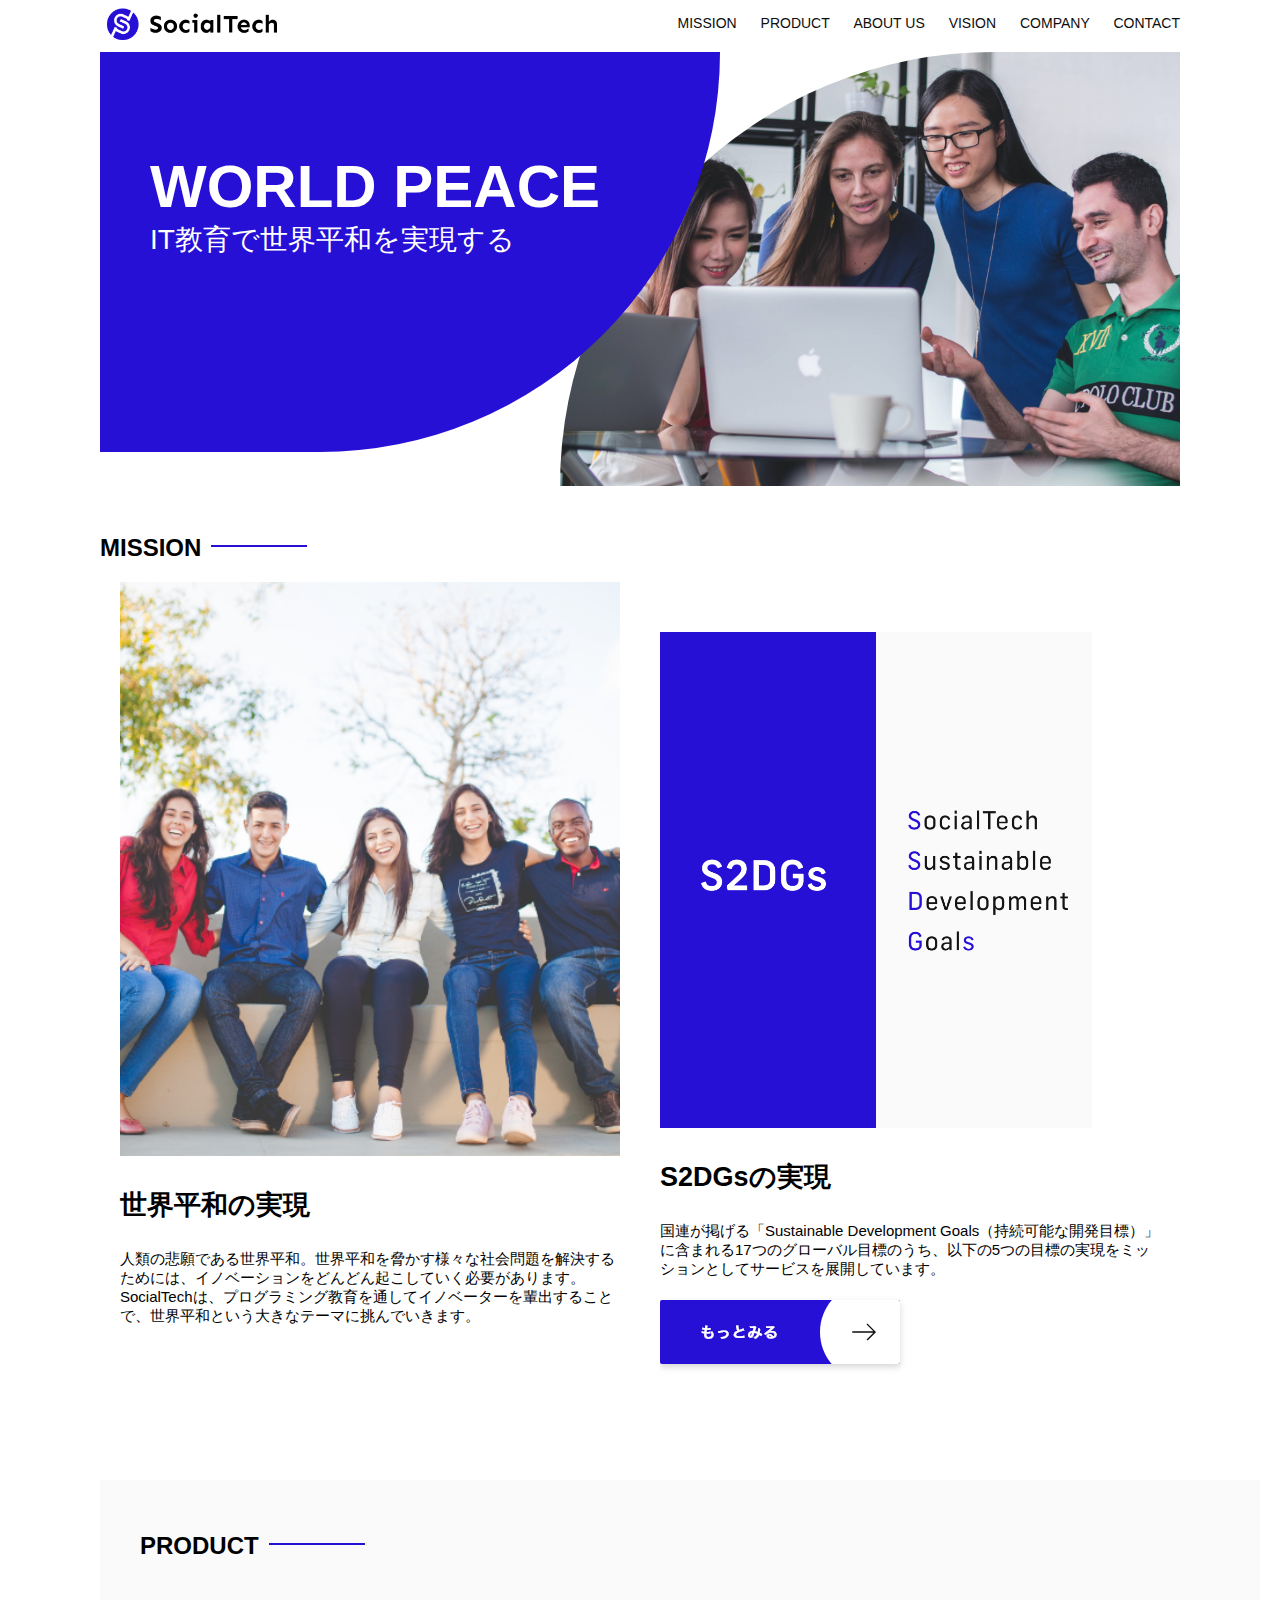
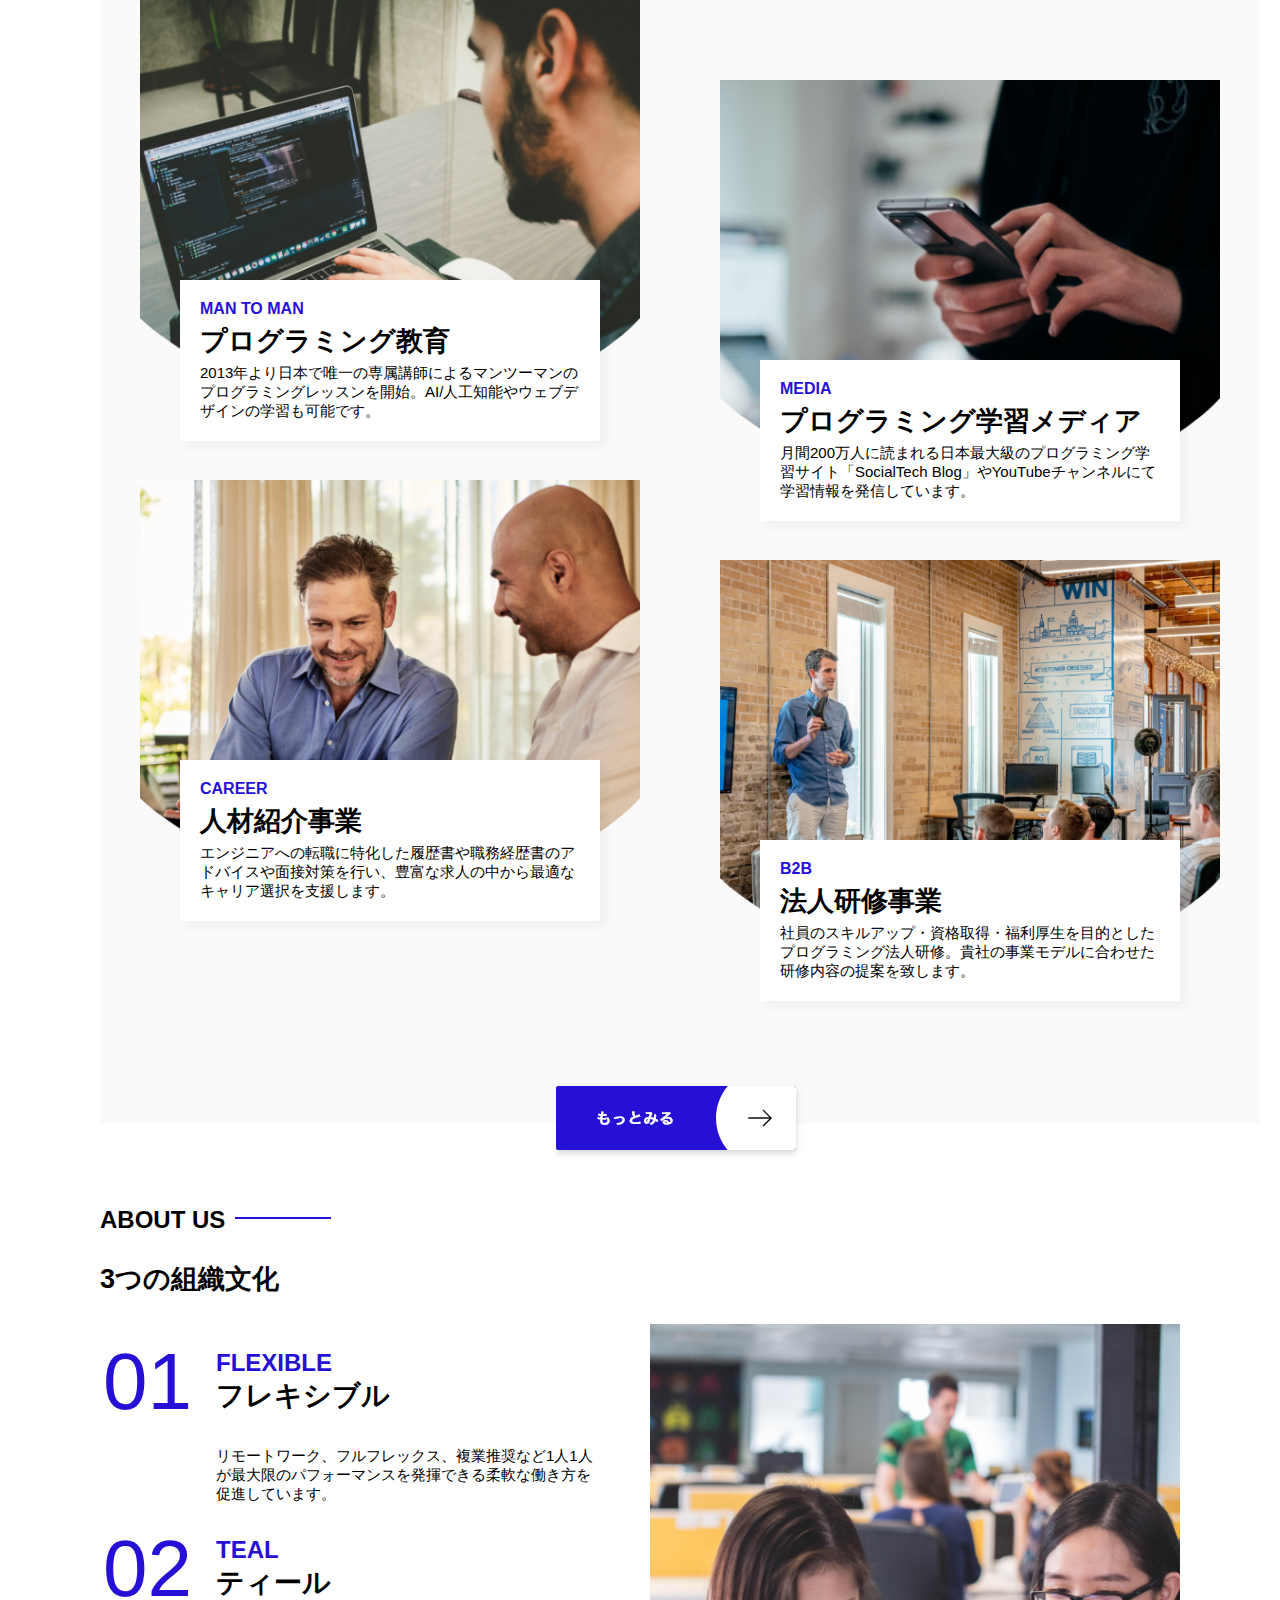
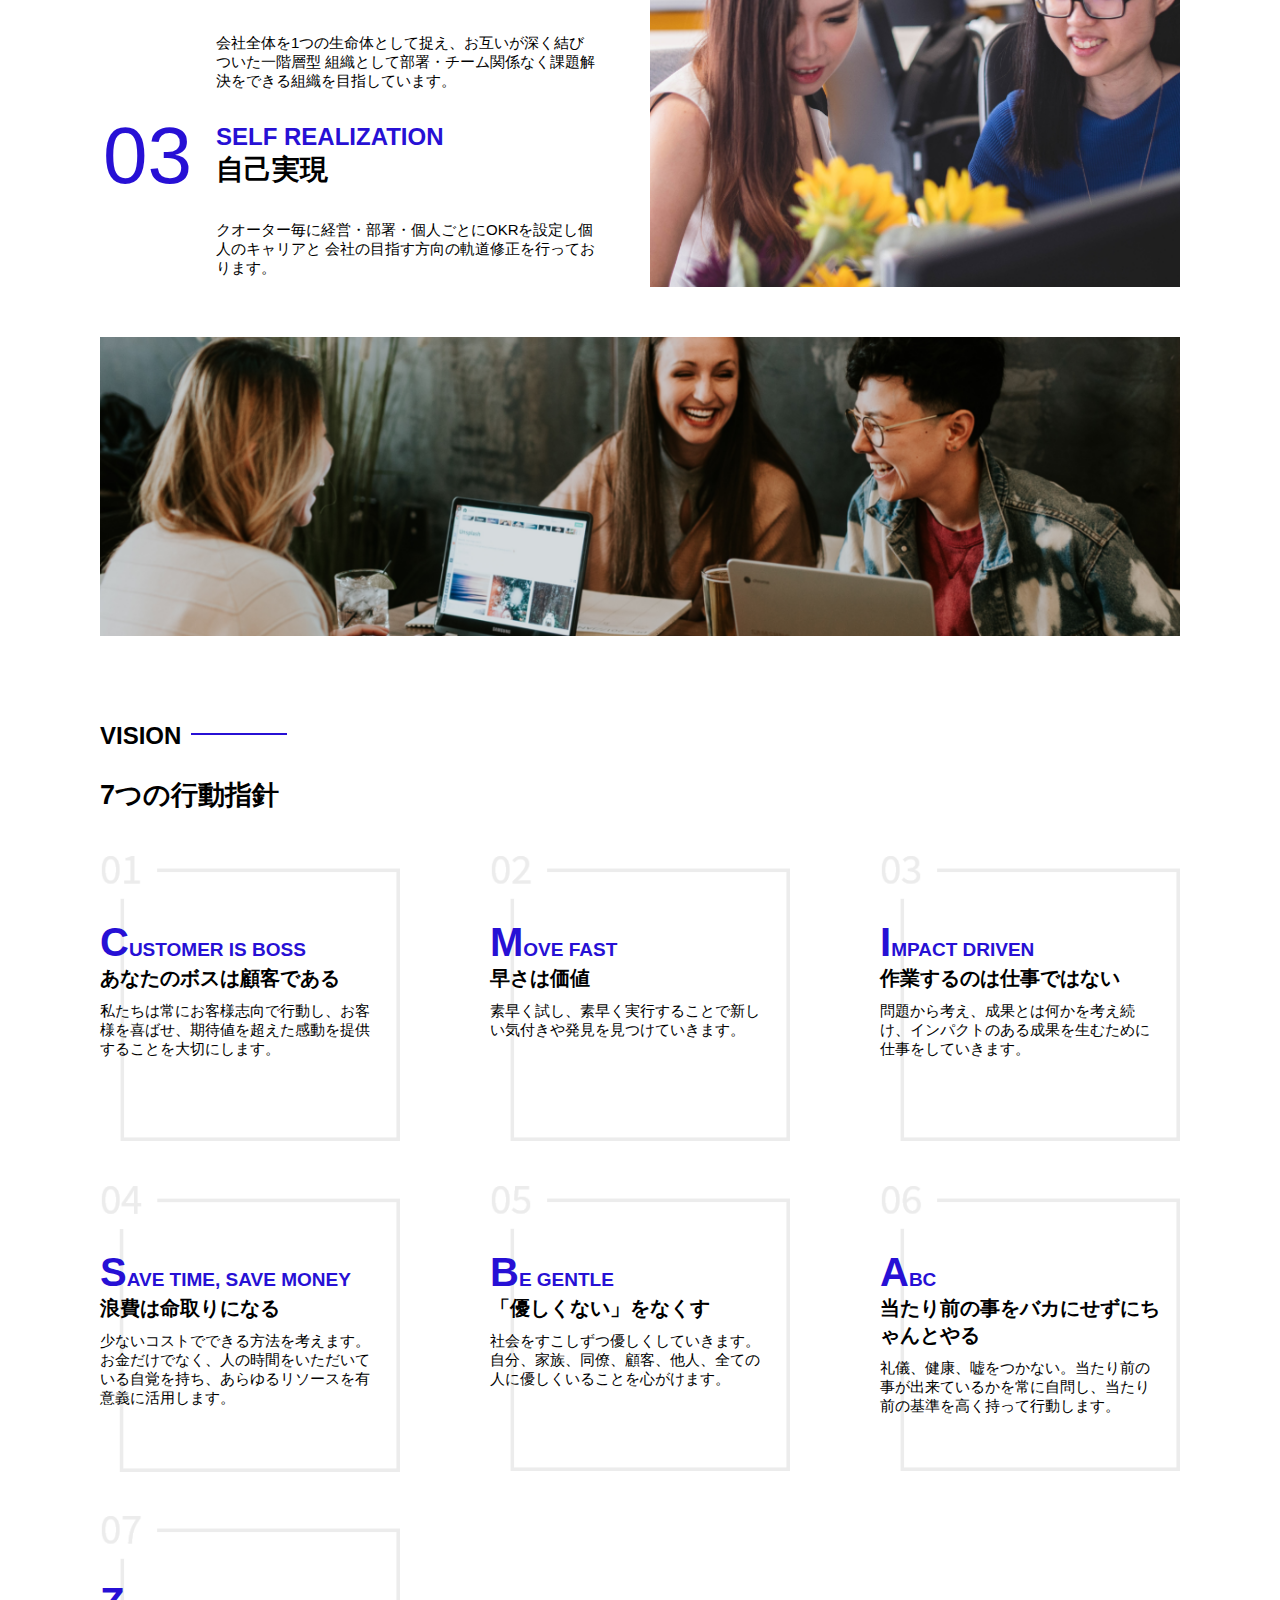
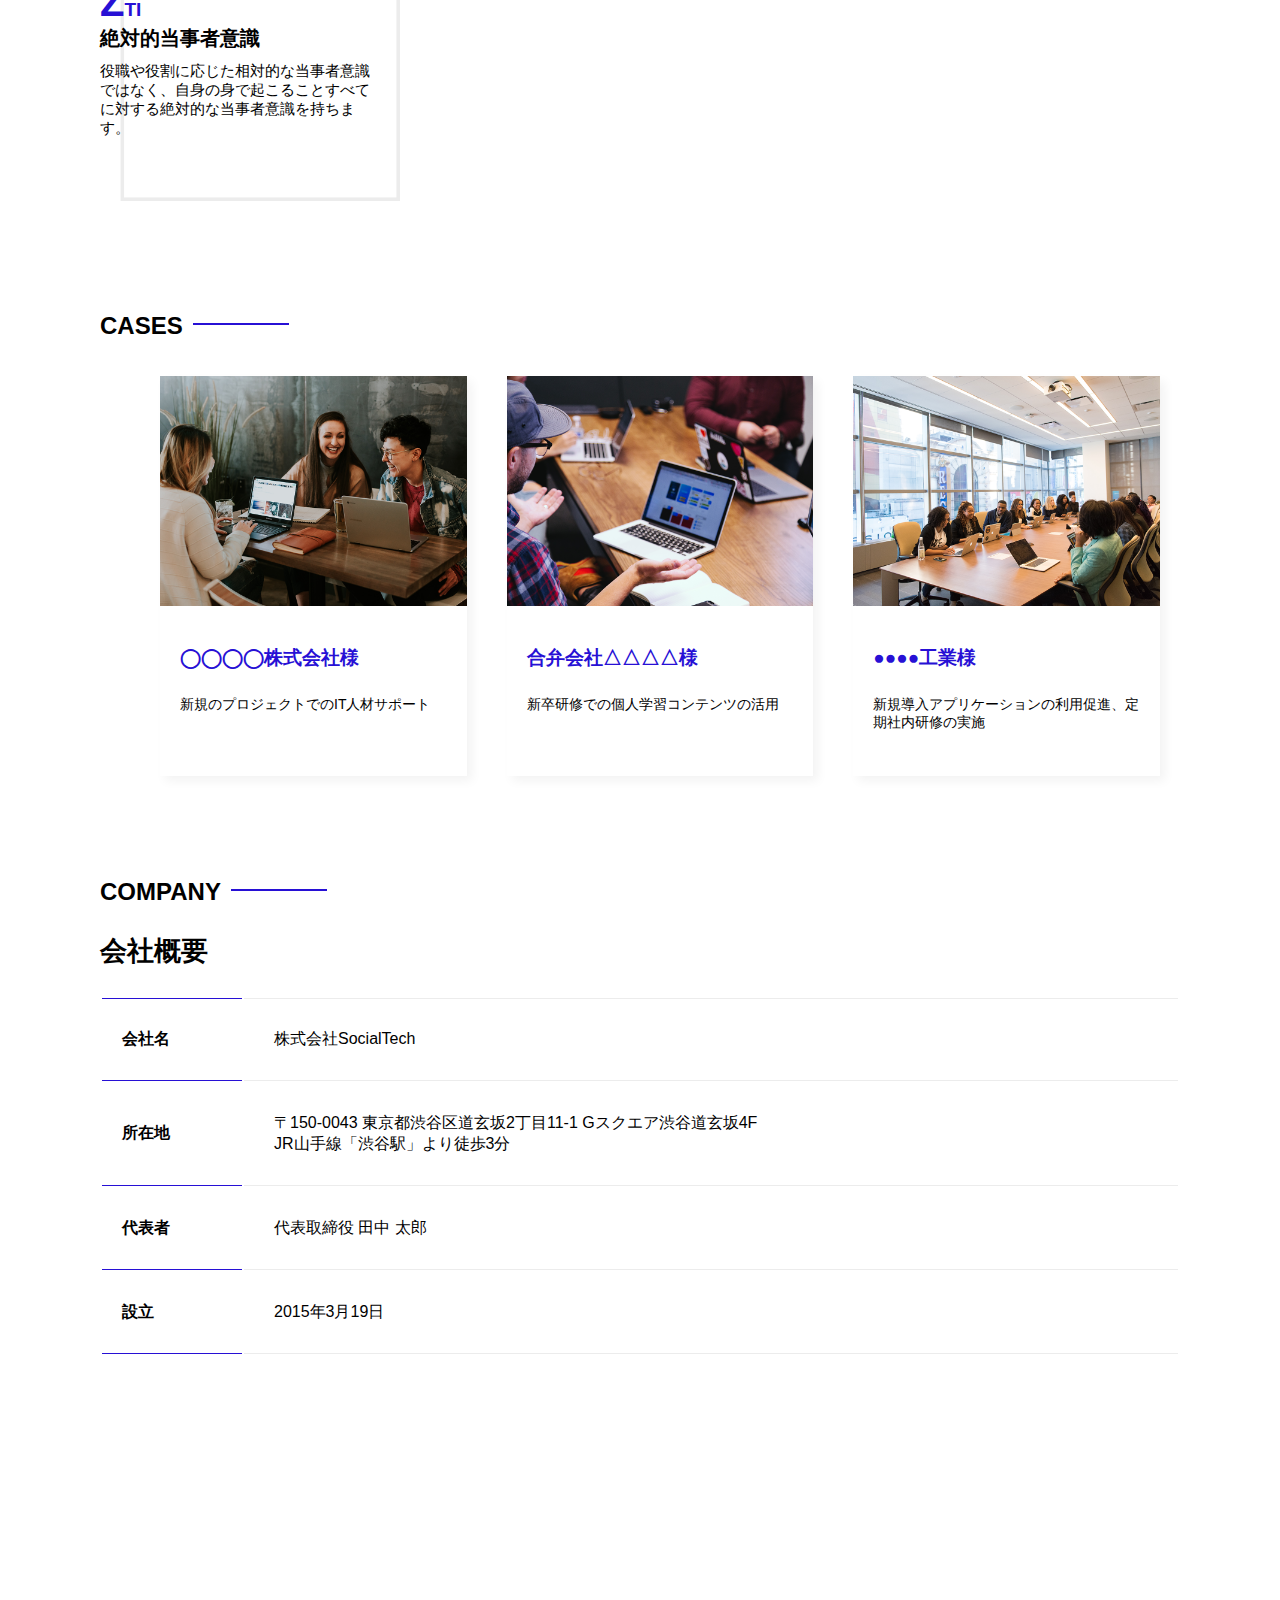
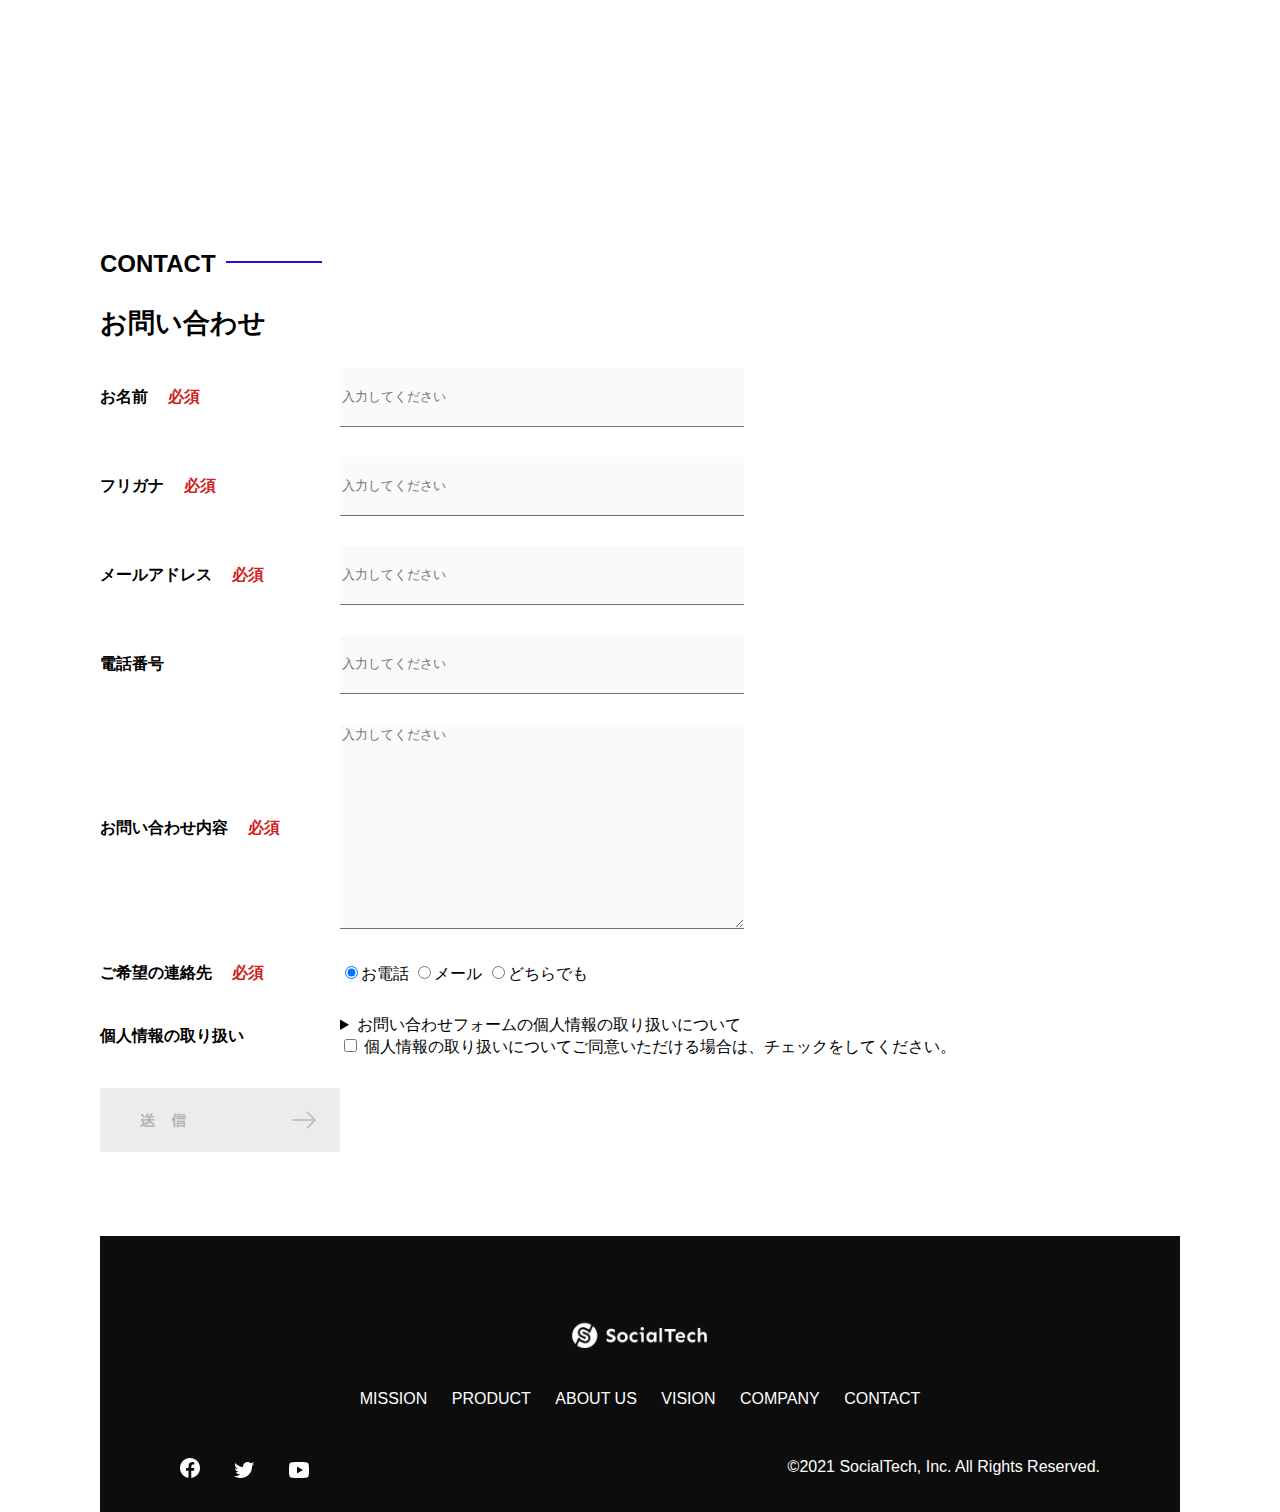
<file: kadai_012/index.html>
<!DOCTYPE html>
<html>
  <head>
    <title>SocialTech</title>
    <meta charset="UTF-8" />
    <meta
      name="description"
      content="SocialTechはEdTech業界のリーディングカンパニーを目指します。"
    />
    <meta name="viewport" content="width=device-width, initial-scale=1.0" />
    <link rel="stylesheet" href="style.css" />
  </head>
  <body>
    <!-- ヘッダー -->
    <header>
      <!-- ロゴ -->
      <a href="index.html" id="logo"
        ><img src="images/logo.png" alt="トップページに戻る"
      /></a>

      <!-- PC用ナビゲーション -->
      <nav id="nav-pc">
        <a href="mission.html">MISSION</a>
        <a href="product.html">PRODUCT</a>
        <a href="index.html#aboutus">ABOUT US</a>
        <a href="index.html#vision">VISION</a>
        <a href="index.html#company">COMPANY</a>
        <a href="index.html#contact">CONTACT</a>
      </nav>
    </header>
    <main>
      <article>
        <!-- メインビジュアル -->
        <section id="main-visual">
          <div id="main-message">
            <h1>WORLD PEACE</h1>
            <p>IT教育で世界平和を実現する</p>
          </div>
          <img
            src="images/index/index-main.png"
            alt="PCの周りに集まる多国籍の仲間たち"
          />
        </section>
        <!--ミッション-->
        <section id="mission">
          <h2 class="index-h2">MISSION</h2>
          <div id="mission-flex">
            <div>
              <img
                id="mission-photo"
                src="images/index/index-mission.png"
                alt="屋外のベンチで写真を撮影する多国籍の仲間たち"
              />
              <h3>世界平和の実現</h3>
              <p>
                人類の悲願である世界平和。世界平和を脅かす様々な社会問題を解決するためには、イノベーションをどんどん起こしていく必要があります。SocialTechは、プログラミング教育を通してイノベーターを輩出することで、世界平和という大きなテーマに挑んでいきます。
              </p>
            </div>
            <div>
              <img id="s2dgs" src="images/index/s2dgs.png" alt="S2DGs" />
              <h3>S2DGsの実現</h3>
              <p>
                国連が掲げる「Sustainable Development
                Goals（持続可能な開発目標）」に含まれる17つのグローバル目標のうち、以下の5つの目標の実現をミッションとしてサービスを展開しています。
              </p>
              <a href="mission.html">
                <img src="images/button-more.png" alt="もっとみる" />
              </a>
            </div>
          </div>
        </section>
        <!-- プロダクト -->
        <section id="product">
          <h2 class="index-h2">PRODUCT</h2>
          <div>
            <div id="product-left">
              <div>
                <img
                  class="product-photo"
                  src="images/index/index-mantoman.png"
                  alt="PCでコードを書く男性"
                />
                <div class="product-explain">
                  <span>MAN TO MAN</span>
                  <h3>プログラミング教育</h3>
                  <p>
                    2013年より日本で唯一の専属講師によるマンツーマンのプログラミングレッスンを開始。AI/人工知能やウェブデザインの学習も可能です。
                  </p>
                </div>
              </div>
              <div>
                <img
                  class="product-photo"
                  src="images/index/index-career.png"
                  alt="笑顔で話し合う2人の男性"
                />
                <div class="product-explain">
                  <span>CAREER</span>
                  <h3>人材紹介事業</h3>
                  <p>
                    エンジニアへの転職に特化した履歴書や職務経歴書のアドバイスや面接対策を行い、豊富な求人の中から最適なキャリア選択を支援します。
                  </p>
                </div>
              </div>
            </div>
            <div id="product-right">
              <div>
                <img
                  class="product-photo"
                  src="images/index/index-media.png"
                  alt="スマートフォンを操作する人"
                />
                <div class="product-explain">
                  <span>MEDIA</span>
                  <h3>プログラミング学習メディア</h3>
                  <p>
                    月間200万人に読まれる日本最大級のプログラミング学習サイト「SocialTech
                    Blog」やYouTubeチャンネルにて学習情報を発信しています。
                  </p>
                </div>
              </div>
              <div>
                <img
                  class="product-photo"
                  src="images/index/index-b2b.png"
                  alt="講演中の男性とそれを聴く人々"
                />
                <div class="product-explain">
                  <span>B2B</span>
                  <h3>法人研修事業</h3>
                  <p>
                    社員のスキルアップ・資格取得・福利厚生を目的としたプログラミング法人研修。貴社の事業モデルに合わせた研修内容の提案を致します。
                  </p>
                </div>
              </div>
            </div>
          </div>
          <div>
            <a id="product-more" href="product.html">
              <img src="images/button-more.png" alt="もっとみる" />
            </a>
          </div>
        </section>
        <!---ABOUT US-->
        <section id="aboutus">
          <h2 class="index-h2">ABOUT US</h2>
          <h3>3つの組織文化</h3>
          <div>
            <table class="culture-table">
              <tr>
                <td>
                  <span class="culture-num">01</span>
                </td>
                <td>
                  <span class="culture-en">FLEXIBLE</span>
                  <span class="culture-jp">フレキシブル</span>
                </td>
              </tr>
              <tr>
                <td>
                  <!--空のセル-->
                </td>
                <td>
                  <p class="culture-description">
                    リモートワーク、フルフレックス、複業推奨など1人1人が最大限のパフォーマンスを発揮できる柔軟な働き方を促進しています。
                  </p>
                </td>
              </tr>
              <tr>
                <td>
                  <span class="culture-num">02</span>
                </td>
                <td>
                  <span class="culture-en">TEAL</span>
                  <span class="culture-jp">ティール</span>
                </td>
              </tr>
              <tr>
                <td>
                  <!--空のセル-->
                </td>
                <td>
                  <p class="culture-description">
                    会社全体を1つの生命体として捉え、お互いが深く結びついた一階層型
                    組織として部署・チーム関係なく課題解決をできる組織を目指しています。
                  </p>
                </td>
              </tr>
              <tr>
                <td>
                  <span class="culture-num">03</span>
                </td>
                <td>
                  <span class="culture-en">SELF REALIZATION</span>
                  <span class="culture-jp">自己実現</span>
                </td>
              </tr>
              <tr>
                <td>
                  <!--空のセル-->
                </td>
                <td>
                  <p class="culture-description">
                    クオーター毎に経営・部署・個人ごとにOKRを設定し個人のキャリアと
                    会社の目指す方向の軌道修正を行っております。
                  </p>
                </td>
              </tr>
            </table>
            <img
              class="culture-img"
              src="images/index/index-aboutus1.png"
              alt="笑顔で話し合う2人の女性"
            />
          </div>
          <img
            class="culture-img2"
            src="images/index/index-aboutus2.png"
            alt="笑顔で話し合う3人の男女"
          />
        </section>
        <!-- VISION -->
        <section id="vision">
          <h2 class="index-h2">VISION</h2>
          <h3>7つの行動指針</h3>
          <div>
            <div class="vision-box">
              <img src="images/index/vision-01.png" alt="01" />
              <span>
                <h4>CUSTOMER IS BOSS</h4>
                <h5>あなたのボスは顧客である</h5>
                <p>
                  私たちは常にお客様志向で行動し、お客様を喜ばせ、期待値を超えた感動を提供することを大切にします。
                </p>
              </span>
            </div>
            <div class="vision-box">
              <img src="images/index/vision-02.png" alt="02" />
              <span>
                <h4>MOVE FAST</h4>
                <h5>早さは価値</h5>
                <p>
                  素早く試し、素早く実行することで新しい気付きや発見を見つけていきます。
                </p>
              </span>
            </div>
            <div class="vision-box">
              <img src="images/index/vision-03.png" alt="03" />
              <span>
                <h4>IMPACT DRIVEN</h4>
                <h5>作業するのは仕事ではない</h5>
                <p>
                  問題から考え、成果とは何かを考え続け、インパクトのある成果を生むために仕事をしていきます。
                </p>
              </span>
            </div>
            <div class="vision-box">
              <img src="images/index/vision-04.png" alt="04" />
              <span>
                <h4>SAVE TIME, SAVE MONEY</h4>
                <h5>浪費は命取りになる</h5>
                <p>
                  少ないコストでできる方法を考えます。お金だけでなく、人の時間をいただいている自覚を持ち、あらゆるリソースを有意義に活用します。
                </p>
              </span>
            </div>
            <div class="vision-box">
              <img src="images/index/vision-05.png" alt="05" />
              <span>
                <h4>BE GENTLE</h4>
                <h5>「優しくない」をなくす</h5>
                <p>
                  社会をすこしずつ優しくしていきます。自分、家族、同僚、顧客、他人、全ての人に優しくいることを心がけます。
                </p>
              </span>
            </div>
            <div class="vision-box">
              <img src="images/index/vision-06.png" alt="06" />
              <span>
                <h4>ABC</h4>
                <h5>当たり前の事をバカにせずにちゃんとやる</h5>
                <p>
                  礼儀、健康、嘘をつかない。当たり前の事が出来ているかを常に自問し、当たり前の基準を高く持って行動します。
                </p>
              </span>
            </div>
            <div class="vision-box">
              <img src="images/index/vision-07.png" alt="07" />
              <span>
                <h4>ZTI</h4>
                <h5>絶対的当事者意識</h5>
                <p>
                  役職や役割に応じた相対的な当事者意識ではなく、自身の身で起こることすべてに対する絶対的な当事者意識を持ちます。
                </p>
              </span>
            </div>
          </div>
        </section>
        <!-- CASES -->
        <section id="cases">
          <h2 class="index-h2">CASES</h2>
          <ul>
            <li class="case-card">
              <img class="case-img" src="images/index/case-1.png" alt="仲良く語り合う3人">
              <div class="case-info">
                <h4 class="case-name">◯◯◯◯株式会社様</h4>
                <p class="case-content">新規のプロジェクトでのIT人材サポート</p>
              </div>
            </li>
            <li class="case-card">
              <img class="case-img" src="images/index/case-2.png" alt="PCでコンテンツを見る">
              <div class="case-info">
                <h4 class="case-name">合弁会社△△△△様</h4>
                <p class="case-content">新卒研修での個人学習コンテンツの活用</p>
              </div>
            </li>
            <li class="case-card">
              <img class="case-img" src="images/index/case-3.png" alt="社内研修中の会議室">
              <div class="case-info">
                <h4 class="case-name">●●●●工業様</h4>
                <p class="case-content">新規導入アプリケーションの利用促進、定期社内研修の実施</p>
              </div>
            </li>
          </ul>
        </section>
        <!-- COMPANY -->
        <section id="company">
          <h2 class="index-h2">COMPANY</h2>
          <h3>会社概要</h3>
          <table id="company-table">
            <tr>
              <th class="tableheader-first">会社名</th>
              <td class="cell-first">株式会社SocialTech</td>
            </tr>
            <tr>
              <th class="tableheader">所在地</th>
              <td class="cell">
                〒150-0043 東京都渋谷区道玄坂2丁目11-1 Gスクエア渋谷道玄坂4F<br />JR山手線「渋谷駅」より徒歩3分
              </td>
            </tr>
            <tr>
              <th class="tableheader">代表者</th>
              <td class="cell">代表取締役 田中 太郎</td>
            </tr>
            <tr>
              <th class="tableheader">設立</th>
              <td class="cell">2015年3月19日</td>
            </tr>
          </table>
          <iframe
            src="https://www.google.com/maps/embed?pb=!1m18!1m12!1m3!1d3241.7759544892483!2d139.69399665123464!3d35.65789123876098!2m3!1f0!2f0!3f0!3m2!1i1024!2i768!4f13.1!3m3!1m2!1s0x60188caa0042e8d1%3A0xba130bea826a7aa2!2z44CSMTUwLTAwNDMg5p2x5Lqs6YO95riL6LC35Yy66YGT546E5Z2C77yS5LiB55uu77yR77yR4oiS77yR!5e0!3m2!1sja!2sjp!4v1636872991912!5m2!1sja!2sjp"
            style="border: 0"
            allowfullscreen=""
            loading="lazy"
          >
          </iframe>
        </section>
        <!-- お問い合わせフォーム -->
        <section id="contact">
          <h2 class="index-h2">CONTACT</h2>
          <h3>お問い合わせ</h3>
          <form>
            <div>
              <div class="contact-heading">
                <label class="contact-label"
                  >お名前<span class="contact-span">必須</span></label
                >
              </div>
              <div class="contact-form">
                <input
                  type="text"
                  name="name"
                  placeholder="入力してください"
                  class="contact-textbox"
                />
              </div>
            </div>
            <div>
              <div class="contact-heading">
                <label class="contact-label"
                  >フリガナ<span class="contact-span">必須</span></label
                >
              </div>
              <div>
                <input
                  type="text"
                  name="hurigana"
                  placeholder="入力してください"
                  class="contact-textbox"
                />
              </div>
            </div>
            <div>
              <div class="contact-heading">
                <label class="contact-label"
                  >メールアドレス<span class="contact-span">必須</span></label
                >
              </div>
              <div>
                <input
                  type="text"
                  name="email"
                  placeholder="入力してください"
                  class="contact-textbox"
                />
              </div>
            </div>
            <div>
              <div class="contact-heading">
                <label class="contact-label">電話番号</label>
              </div>
              <div>
                <input
                  type="text"
                  name="tel"
                  placeholder="入力してください"
                  class="contact-textbox"
                />
              </div>
            </div>
            <div>
              <div class="contact-heading">
                <label class="contact-label"
                  >お問い合わせ内容<span class="contact-span">必須</span></label
                >
              </div>
              <div>
                <textarea
                  class="contact-textarea"
                  placeholder="入力してください"
                  name="message"
                ></textarea>
              </div>
            </div>
            <div>
              <div class="contact-heading">
                <label class="contact-label"
                  >ご希望の連絡先<span class="contact-span">必須</span></label
                >
              </div>
              <div>
                <input
                  class="radiobutton"
                  type="radio"
                  value="tel"
                  name="contact"
                  checked
                /><label>お電話</label>
                <input
                  class="radiobutton"
                  type="radio"
                  value="mail"
                  name="contact"
                /><label>メール</label>
                <input
                  class="radiobutton"
                  type="radio"
                  value="both"
                  name="contact"
                /><label>どちらでも</label>
              </div>
            </div>
            <div>
              <div class="contact-heading">
                <label class="contact-label">個人情報の取り扱い</label>
              </div>
              <div>
                <details>
                  <summary>
                    お問い合わせフォームの個人情報の取り扱いについて
                  </summary>
                  <div>
                    <span>１．組織の名称又は氏名</span><br />
                    株式会社SocialTech<br /><br />
                    <span
                      >２．個人情報保護管理者（若しくはその代理人）の氏名又は職名、所属及び連絡先
                      鈴木 一郎 コーポレート部</span
                    ><br />
                    メールアドレス：support@socialtech.net<br />
                    TEL：03-xxxx-xxxx<br />
                    <span>３．個人情報の利用目的</span><br />
                    ・本サービス及び本サービスに関連する情報の提供又はそれらに関する連絡のため<br />
                    ・ユーザーの本人確認のため<br />
                    ・当社サービスのご案内のため<br />
                    ・当社の商品等の広告または宣伝（電子メールによるものを含むものとします。）<br /><br />
                    <span>４．個人情報の取り扱い業務の委託</span><br />
                    個人情報の取扱業務の全部または一部を外部に業務委託する場合があります。<br />
                    その際、弊社は、個人情報を適切に保護できる管理体制を敷き実行していることを条件として<br />
                    委託先を厳選したうえで、機密保持契約を委託先と締結し、お客様の個人情報を厳密に管理させます。<br /><br />
                    <span>５．個人情報の開示等の請求</span><br />
                    お客様は、弊社に対してご自身の個人情報の開示等（利用目的の通知、開示、内容の訂正・追加・削除、利用の停止または消去、第三者への提供の停止）に関して、当社問合わせ窓口に申し出ることができます。<br />
                    その際、弊社はお客様ご本人を確認させていただいたうえで、合理的な期間内に対応いたします。<br /><br />
                    なお、個人情報に関する弊社問合わせ先は、次の通りです。<br /><br />
                    株式会社SocialTech　個人情報問合せ窓口<br />
                    〒150-0043　東京都渋谷区道玄坂2丁目11-1 Ｇスクエア渋谷道玄坂
                    4F<br />
                    メールアドレス：support@socialtech.net　TEL：03-xxxx-xxxx<br /><br />
                    <span>６．個人情報を提供されることの任意性について</span
                    ><br /><br />
                    お客様がご自身の個人情報を弊社に提供されるか否かは、お客様のご判断によりますが、もしご提供されない場合には、適切なサービスが提供できない場合がありますので予めご了承ください。
                  </div>
                </details>
                <input type="checkbox" name="agree" />
                <span
                  >個人情報の取り扱いについてご同意いただける場合は、チェックをしてください。</span
                >
              </div>
            </div>
            <input
              type="image"
              value="Submit"
              src="images/button-submit.png"
              alt="送信する"
            />
          </form>
        </section>
      </article>
      <footer>
        <div id="footer-logo">
          <img src="images/logo-sp.png" alt="SocialTech" />
        </div>
        <div id="footer-link">
          <a href="mission.html">MISSION</a>
          <a href="product.html">PRODUCT</a>
          <a href="index.html#aboutus">ABOUT US</a>
          <a href="index.html#vision">VISION</a>
          <a href="index.html#company">COMPANY</a>
          <a href="index.html#contact">CONTACT</a>
        </div>
        <div id="sns-footer">
          <a href="https://www.facebook.com/sejuku2013"
            ><img src="images/button-facebook.png" alt="Facebookのリンク"
          /></a>
          <a href="https://twitter.com/samuraijuku"
            ><img src="images/button-twitter.png" alt="Twitterのリンク"
          /></a>
          <a href="https://www.youtube.com/channel/UCCFOQO5aDK0xXam4cUQXT8g"
            ><img src="images/button-youtube.png" alt="YouTubeのリンク"
          /></a>
          <span id="copyright"
            >&copy;2021 SocialTech, Inc. All Rights Reserved.
          </span>
        </div>
      </footer>
    </main>
  </body>
</html>
</file>
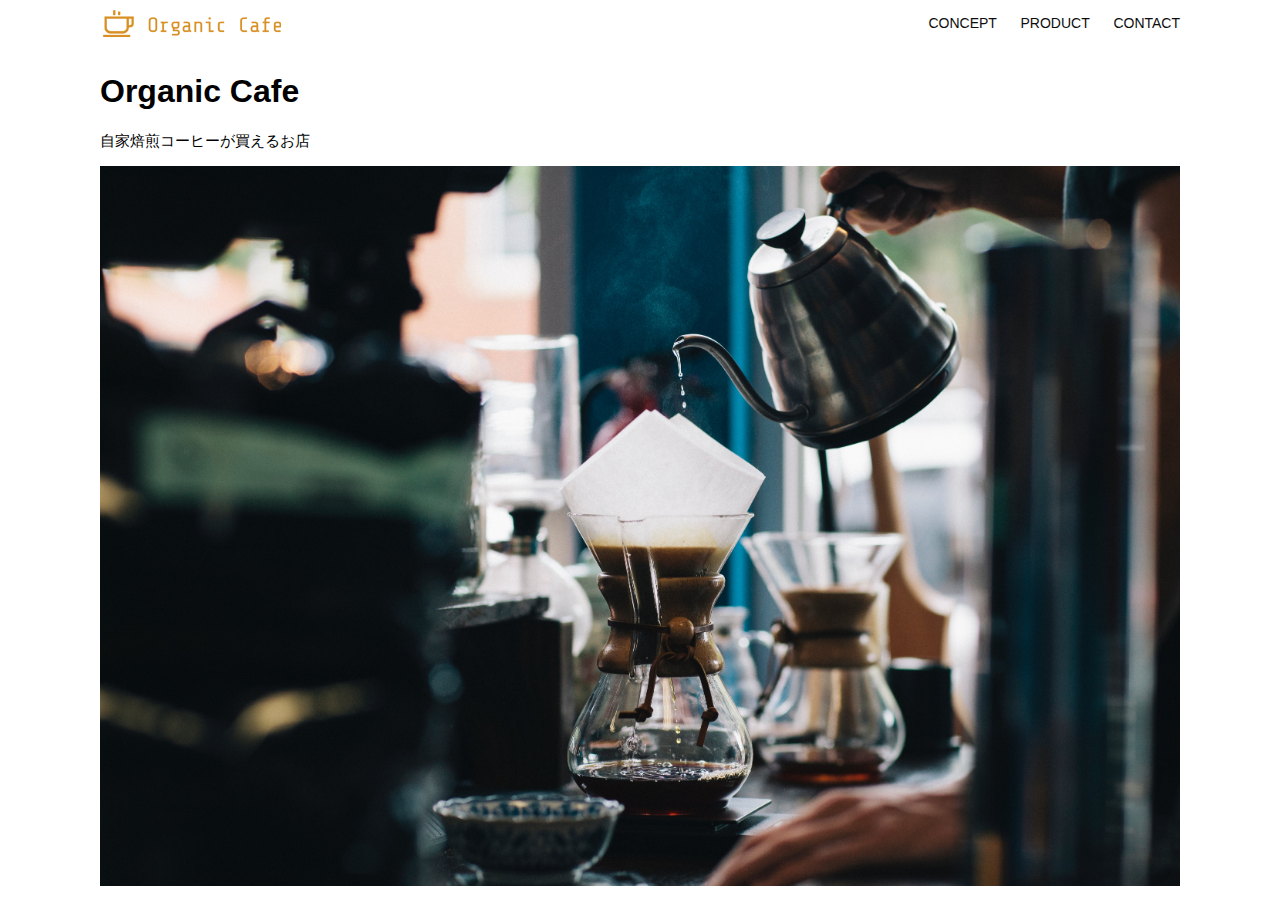
<file: kadai_013/index.html>
<!DOCTYPE html>
<html>
  <head>
    <title>Organic Cafe</title>
    <meta charset="UTF-8" />
    <meta
      name="description"
      content="自家焙煎のコーヒーがお家で楽しめるOrganic Cafe"
    />
    <meta name="viewport" content="width=device-width, initial-scale=1.0" />
    <link rel="stylesheet" href="style.css" />
  </head>
  <body>
    <!-- ヘッダー -->
    <header>
      <!-- ロゴ -->
      <a href="index.html" id="logo"
        ><img src="images/logo.png" alt="トップページに戻る"
      /></a>

      <!-- PC用ナビゲーション -->
      <nav id="nav-pc">
        <a href="index.html#concept">CONCEPT</a>
        <a href="index.html#product">PRODUCT</a>
        <a href="index.html#contact">CONTACT</a>
      </nav>
      <!-- スマホ用メニューボタン -->
      <img id="menu-sp" src="images/button-menu.png" alt="ナビゲーションを開く" onclick="document.getElementById('nav-sp').style.display = 'block'">
      <!-- スマホ用ナビゲーション -->
      <nav id="nav-sp">
        <img id="close" src="images/button-close.png" alt="ナビゲーションを閉じる" onclick="document.getElementById('nav-sp').style.display = 'none'">
        <a id="logo-sp" href="index.html" onclick="document.getElementById('nav-sp').style.display = 'none'"><img src="images/logo-sp.png" alt="トップページに戻る"></a>
        <a class="menu" href="index.html#concept" onclick="document.getElementById('nav-sp').style.display = 'none'">CONCEPT</a>
        <a class="menu" href="index.html#concept" onclick="document.getElementById('nav-sp').style.display = 'none'">PRODUCT</a>
        <a class="menu" href="index.html#concept" onclick="document.getElementById('nav-sp').style.display = 'none'">CONTACT</a>
      </nav>
    </header>
    <main>
      <article>
        <!-- メインビジュアル -->
        <section id="main-visual">
          <div id="main-message">
            <h1>Organic Cafe</h1>
            <p>自家焙煎コーヒーが買えるお店</p>
          </div>
          <img
            src="images/main-image.jpg"
            alt="コーヒーをハンドドリップで淹れる画像"
          />
        </section>
      </article>
    </main>
  </body>
</html>
</file>
<file: kadai_012/style.css>
/* PC、スマホ共通スタイル */
body {
  font-family: "Source Sans Pro", "Hiragino Kaku Gothic ProN", Meiryo, Arial,
    sans-serif;
}

p {
  font-size: 15px;
}

/*================
PC用のスタイル 
=================*/
/* 横幅設定 */
body {
  max-width: 1080px;
  min-width: 960px;
  margin: 0 auto 0 auto;
}

/* ヘッダー */
header {
  display: flex;
  justify-content: space-between;
}

/* ナビゲーションのレイアウト */
#nav-pc {
  text-align: right;
  font-size: 14px;
  padding-top: 15px;
}

/* ナビゲーションのリンクの装飾設定 */
#nav-pc>a {
  text-decoration: none;
  margin-left: 20px;
}

#nav-pc>a:link {
  color: #0d0d0d;
}

#nav-pc>a:visited {
  color: #0d0d0d;
}

#nav-pc>a:hover {
  color: #0d0d0d;
  text-decoration: underline;
}

#nav-pc>a:active {
  color: #0d0d0d;
}

/* メインビジュアル*/
#main-visual {
  position: relative;
  height: 400px;
}

#main-message {
  position: absolute;
  top: 0;
  left: 0;
  background-color: #2710d5;
  color: #ffffff;
  border-radius: 0 0 476px 0;
  max-width: 620px;
  height: 100%;
  width: 100%;
  z-index: 11;
}

#main-message>h1 {
  font-size: 60px;
  font-weight: bold;
  margin: 100px 0 0 50px;
}

#main-message>p {
  font-size: 28px;
  margin: 0 0 0 50px;
}

#main-visual>img {
  max-width: 620px;
  border-radius: 476px 0 0 0;
  position: absolute;
  top: 0;
  right: 0;
  z-index: 10;
}

/* 見出し */
h2 {
  margin: 40px 0 0 0;
}

h2::after {
  content: url("images/line.png");
  margin-left: 10px;
}

h3 {
  font-size: 27px;
}

/* ミッション */
#mission {
  margin: 80px auto 80px auto;
  width: 100%;
}

#mission-flex {
  width: 100%;
  display: flex;
}

#mission-flex>div {
  width: 50%;
  margin: 20px;
}

#mission-photo {
  width: 100%;
}

#s2dgs {
  margin-top: 50px;
}

/* プロダクト */
#product {
  background-color: #fafafa;
  width: 100%;
  margin: 80px 0 80px 0;
  padding: 10px 40px 0px 40px;
}

/* 外枠 */
#product>div {
  margin-top: 40px;
  display: flex;
}

/* 左のカラム */
#product-left {
  width: 50%;
  margin-right: 20px;
}

/* 右のカラム */
#product-right {
  width: 50%;
  margin-left: 20px;
  margin-top: 80px;
}

/* 画像＋説明の枠 */
#product-left>div {
  position: relative;
  height: 480px;
  margin-right: 20px;
}

#product-right>div {
  position: relative;
  height: 480px;
  margin-left: 20px;
}

/* 画像 */
.product-photo {
  width: 100%;
}

/* 説明文の枠 */
.product-explain {
  background-color: #ffffff;
  position: absolute;
  left: 0;
  top: 280px;
  margin: 0 40px 0 40px;
  padding: 20px;
  box-shadow: 5px 5px 10px rgba(0, 0, 0, 0.05);
}

/* 説明文の英語 */
.product-explain>span {
  color: #2710d5;
  font-weight: bold;
  font-size: 16px;
  margin: 0;
}

/* 説明文の見出し */
.product-explain>h3 {
  margin: 5px 0 5px 0;
}

/* 説明文 */
.product-explain>p {
  margin: 0;
}

/* 「もっとみる」ボタン */
#product-more {
  margin: 0 auto -42px auto;
}

/* ABOUT US */
#aboutus {
  margin: 80px auto 80px auto;
}

/* 3つの組織文化と画像を入れる枠 */
#aboutus>div {
  display: flex;
}

/* 画像 */
.culture-img {
  width: 100%;
  align-self: flex-start;
}

.culture-img2 {
  margin-top: 50px;
  width: 100%;
}

/* 3つの組織文化の表 */
.culture-table {
  max-width: 500px;
  margin-right: 50px;
}

/* 番号 */
.culture-num {
  font-size: 80px;
  color: #2710d5;
  margin: 0 20px 0 0;
}

/* 組織文化英語 */
.culture-en {
  color: #2710d5;
  font-weight: bold;
  font-size: 24px;
  display: block;
}

/* 組織文化日本語 */
.culture-jp {
  font-size: 28px;
  font-weight: bold;
}

/* 説明文 */
.culture-description {
  margin: 0;
}

/* ビジョン */
#vision {
  margin: 80px auto 80px auto;
}

/* セクション内の外枠 */
#vision>div {
  width: 100%;
  display: flex;
  justify-content: space-between;
  flex-wrap: wrap;
}

/* 7つの行動指針の枠 */
.vision-box {
  width: 300px;
  height: 300px;
  margin-bottom: 30px;
  position: relative;
}

.vision-box>img {
  width: 100%;
  height: auto;
  position: absolute;
  top: 0;
  left: 0;
  z-index: 30;
}

.vision-box>span {
  position: absolute;
  top: 0;
  left: 0;
  z-index: 31;
  margin-right: 20px;
}

.vision-box>span>h4 {
  color: #2710d5;
  font-size: 19px;
  margin: 80px 0 0 0;
  Ï
}

.vision-box>span>h4::first-letter {
  font-size: 40px;
}

.vision-box>span>h5 {
  font-size: 20px;
  margin: 0 0 0 0;
}

.vision-box>span>p {
  margin: 10px 0 0 0;
}

/* 導入企業 */
#cases {
  margin: 40px 0 40px 0;
  width: 100%;
}

ul {
  display: flex;
  flex-direction: row;
  list-style: none;
}

li {
  width: 33%;
  margin: 20px;
}

.case-card {
  background-color: #FFFFFF;
  min-height: 400px;
  box-shadow: 5px 5px 10px rgba(0, 0, 0, 0.05);
}

.case-img {
  width: 100%;
}

.case-info {
  padding: 10px 20px;
}

.case-name {
  color: #2710d5;
  font-size: 19px;
}

.case-content {
  font-size: 14px;
}

/* 会社概要 */
#company {
  margin: 80px auto 80px auto;
}

#company-table {
  width: 100%;
}

.tableheader {
  text-align: left;
  padding: 20px;
  border-bottom-color: #2710d5;
  border-bottom-width: 1px;
  border-bottom-style: solid;
  width: 100px;
}

.tableheader-first {
  text-align: left;
  padding: 20px;
  border-bottom-color: #2710d5;
  border-bottom-width: 1px;
  border-bottom-style: solid;
  border-top-color: #2710d5;
  border-top-width: 1px;
  border-top-style: solid;
  width: 100px;
}

.cell {
  padding: 30px;
  border-bottom-color: #ececec;
  border-bottom-width: 1px;
  border-bottom-style: solid;
}

.cell-first {
  padding: 30px;
  border-bottom-color: #ececec;
  border-bottom-width: 1px;
  border-bottom-style: solid;
  border-top-color: #ececec;
  border-top-width: 1px;
  border-top-style: solid;
}

#company>iframe {
  width: 100%;
  height: 368px;
  margin-top: 40px;
}

/* お問い合わせ */
#contact {
  margin: 80px auto 80px auto;
}

/* 外枠 */
#contact>form>div {
  display: flex;
  flex-direction: row;
  flex-wrap: wrap;
  padding-bottom: 30px;
}

/* 左列の見出し */
.contact-heading {
  width: 240px;
  align-self: center;
}

/* 見出しのラベル */
.contact-label {
  font-weight: bold;
}

/* 必須 */
.contact-span {
  color: #ce2222;
  margin: 0 0 0 20px;
  font-weight: bold;
}

/* テキストボックス */
.contact-textbox {
  border-top: 0;
  border-left: 0;
  border-right: 0;
  border-bottom-width: 1px;
  border-bottom-color: #707070;
  border-bottom-style: solid;
  background-color: #fafafa;
  width: 400px;
  height: 56px;
}

/* お問い合わせ内容のテキストエリア */
.contact-textarea {
  border-top: 0;
  border-left: 0;
  border-right: 0;
  border-bottom-width: 1px;
  border-bottom-color: #707070;
  border-bottom-style: solid;
  background-color: #fafafa;
  width: 400px;
  height: 200px;
}

/* 個人情報の取り扱い */
details {
  width: 700px;
}

details>div {
  background-color: #fafafa;
  padding: 20px;
}

details>div>span {
  font-weight: bold;
}

/* フッター */
footer {
  background-color: #0d0d0d;
  text-align: center;
  padding: 80px 80px 30px 80px;
}

#footer-logo {
  margin-bottom: 30px;
}

#footer-link {
  margin-bottom: 50px;
}
#footer-link > a {
  text-decoration: none;
  margin: 10px;
}
#footer-link > a:link {
  color: #ffffff;
}
#footer-link > a:visited {
  color: #ffffff;
}
#footer-link > a:hover {
  color: #ffffff;
  text-decoration: underline;
}
#footer-link > a:active {
  color: #ffffff;
}

#sns-footer {
  text-align: left;
  width: 100%;
}

#sns-footer > a {
  margin-right: 30px;
}

#copyright {
  color: #ffffff;
  float: right;
}
</file>
<file: kadai_013/style.css>
/* PC、スマホ共通スタイル */
body {
  font-family: "Source Sans Pro", "Hiragino Kaku Gothic ProN", Meiryo, Arial,
    sans-serif;
}

p {
  font-size: 15px;
}

#main-visual>img {
  width: 100%;
}

/*================
PC用のスタイル 
=================*/
@media screen and (min-width: 768px) {
  /* 横幅設定 */
  body {
    max-width: 1080px;
    min-width: 960px;
    margin: 0 auto 0 auto;
  }

  /* ヘッダー */
  header {
    display: flex;
    justify-content: space-between;
  }

  /* ナビゲーションのレイアウト */
  #nav-pc {
    text-align: right;
    font-size: 14px;
    padding-top: 15px;
  }

  /* ナビゲーションのリンクの装飾設定 */
  #nav-pc>a {
    text-decoration: none;
    margin-left: 20px;
  }

  #nav-pc>a:link {
    color: #0d0d0d;
  }

  #nav-pc>a:visited {
    color: #0d0d0d;
  }

  #nav-pc>a:hover {
    color: #0d0d0d;
    text-decoration: underline;
  }

  #nav-pc>a:active {
    color: #0d0d0d;
  }
  /* SP非表示 */
  #menu-sp {
    display: none;
  }
  #nav-sp {
    display: none;
  }
}

/*======================
スマートフォン用のスタイル
=======================*/
@media screen and (max-width: 767px) {
  body {
    min-width: 375px;
    margin: 0;
  }
  /* PC用ナビゲーション非表示 */
  #nav-pc {
    display: none;
  }
  /* ハンバーガーメニュー */
  #menu-sp {
    float: right;
    padding: 0;
  }
  /* スマホ用ナビゲーション */
  #nav-sp {
    background-color: #ce933e;
    position: absolute;
    left: 0;
    top: 0;
    height: 100%;
    width: 100%;
    display: none;
    z-index: 100;
  }
  /* xボタン */
  #close {
    position: absolute;
    top: 20px;
    right: 20px;
  }
  /* ナビゲーションメニュー用ロゴ */
  #logo-sp {
    margin: 80px 0 30px 20px;
  }
  /* ナビ装飾 */
  #nav-sp > a {
    display: block;
  }
  #nav-sp > a:link {
    color: #ffffff;
  }
  #nav-sp > a:visited {
    color: #ffffff;
  }
  #nav-sp > a:hover {
    color: #ffffff;
    text-decoration: underline;
  }
  #nav-sp > a:active {
    color: #ffffff;
  }
  #nav-sp > .menu {
    text-decoration: none;
    display: block;
    margin: 0 20px 0 20px;
    height: 44px;
    font-size: 16px;
    background-image: url("images/arrow.png");
    background-repeat: no-repeat;
    background-position: right top;
  }
}
</file>
